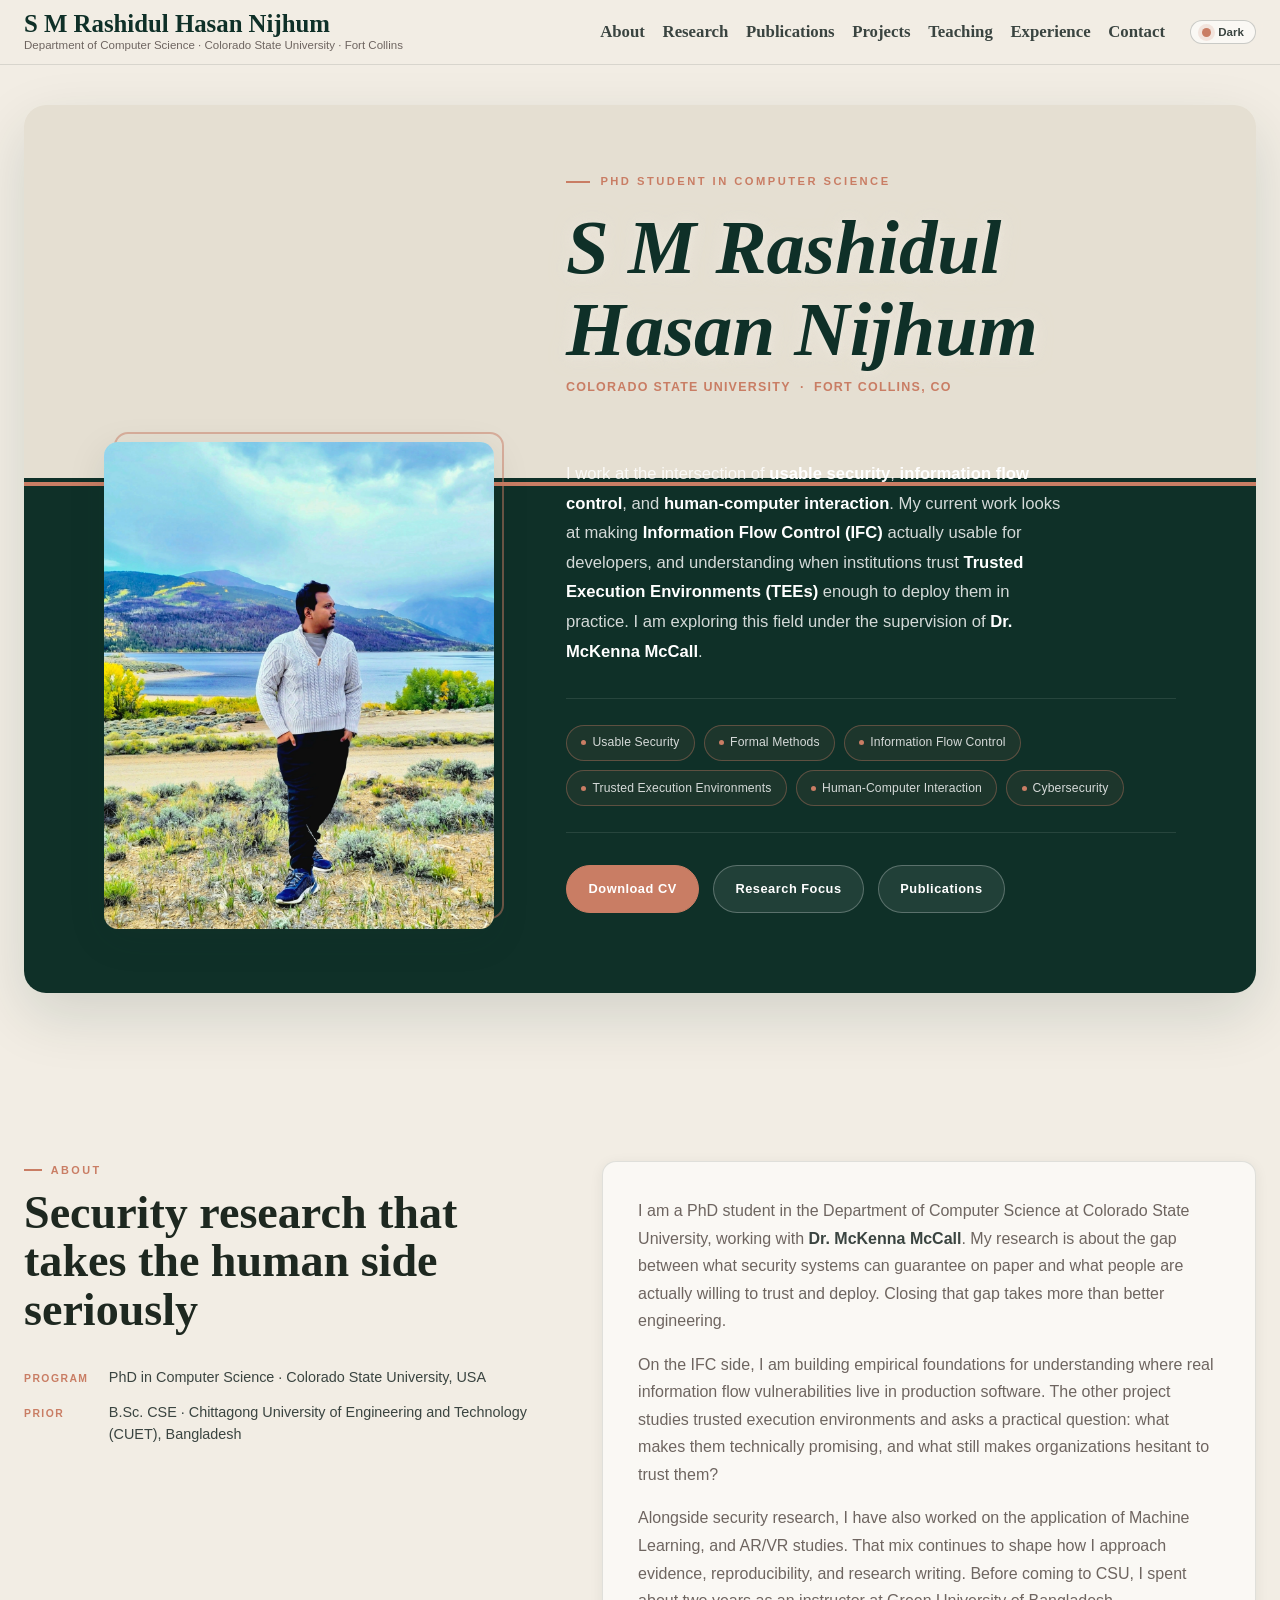
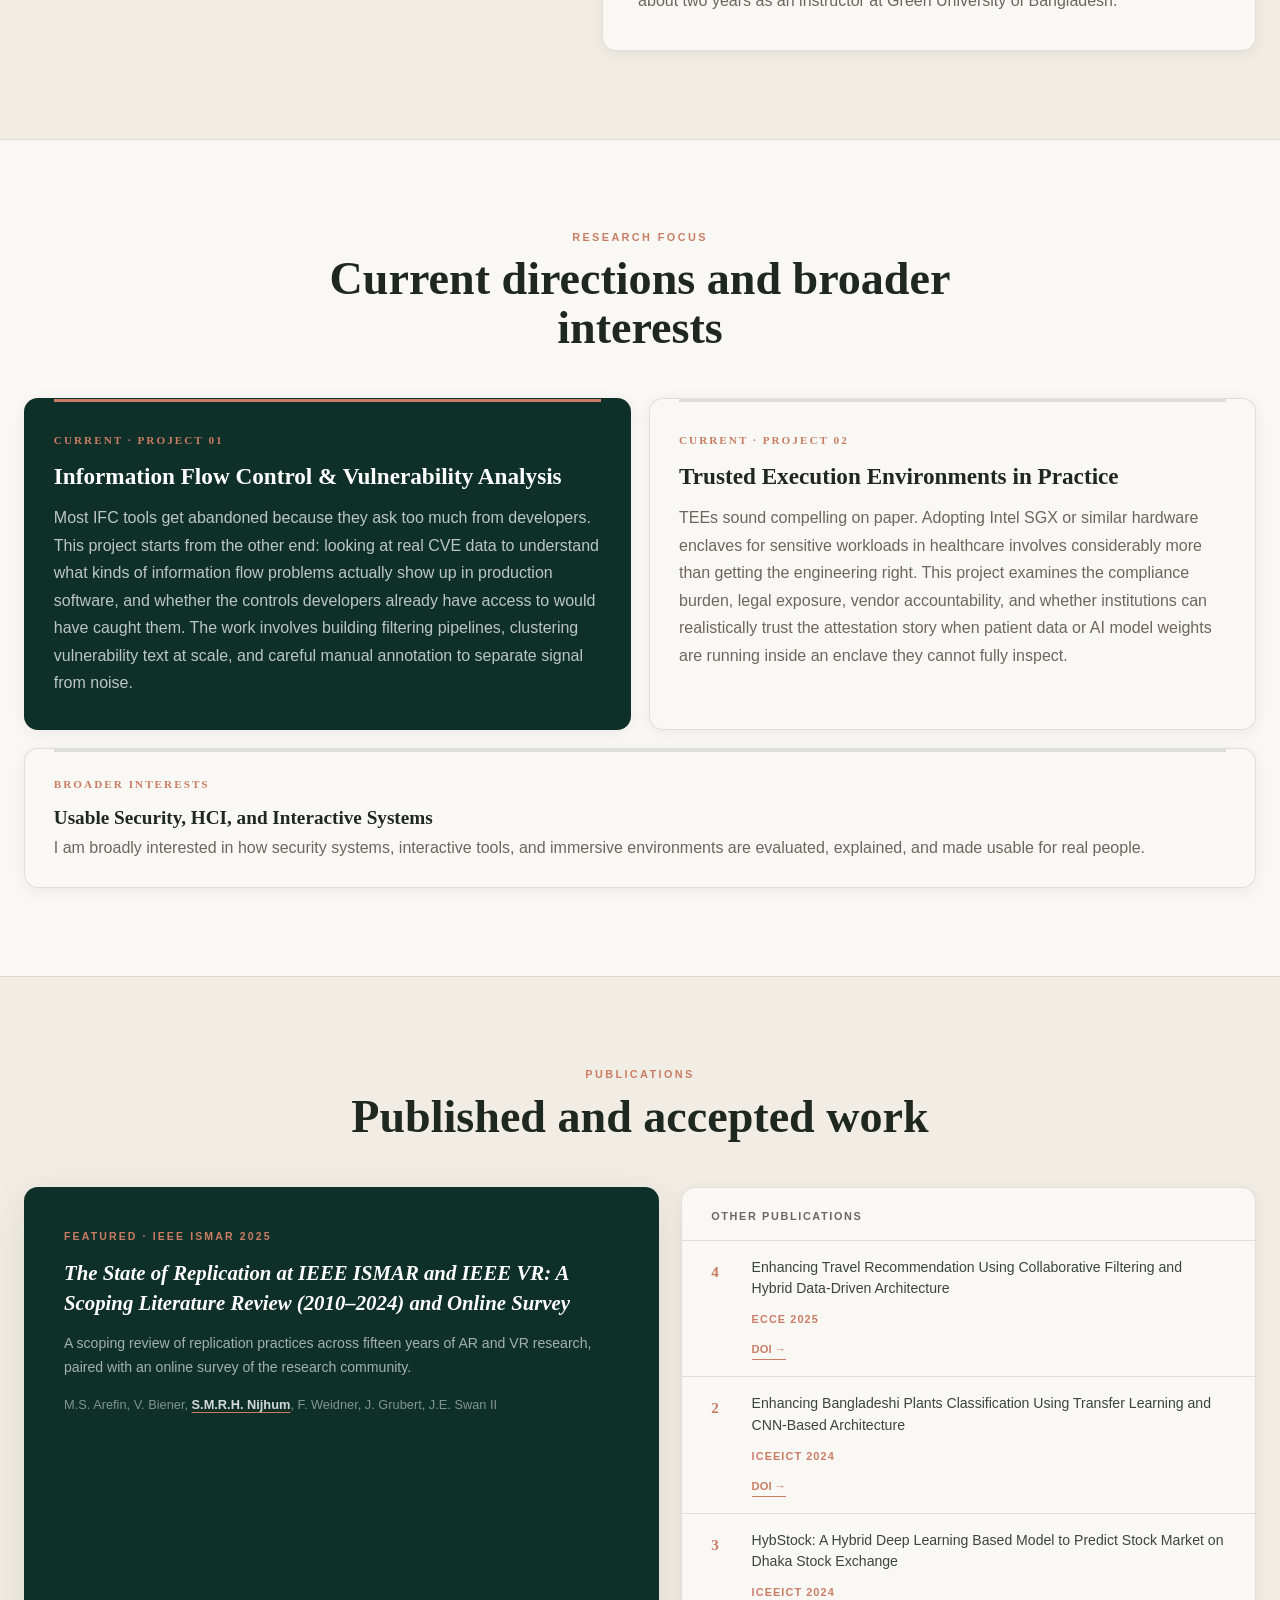
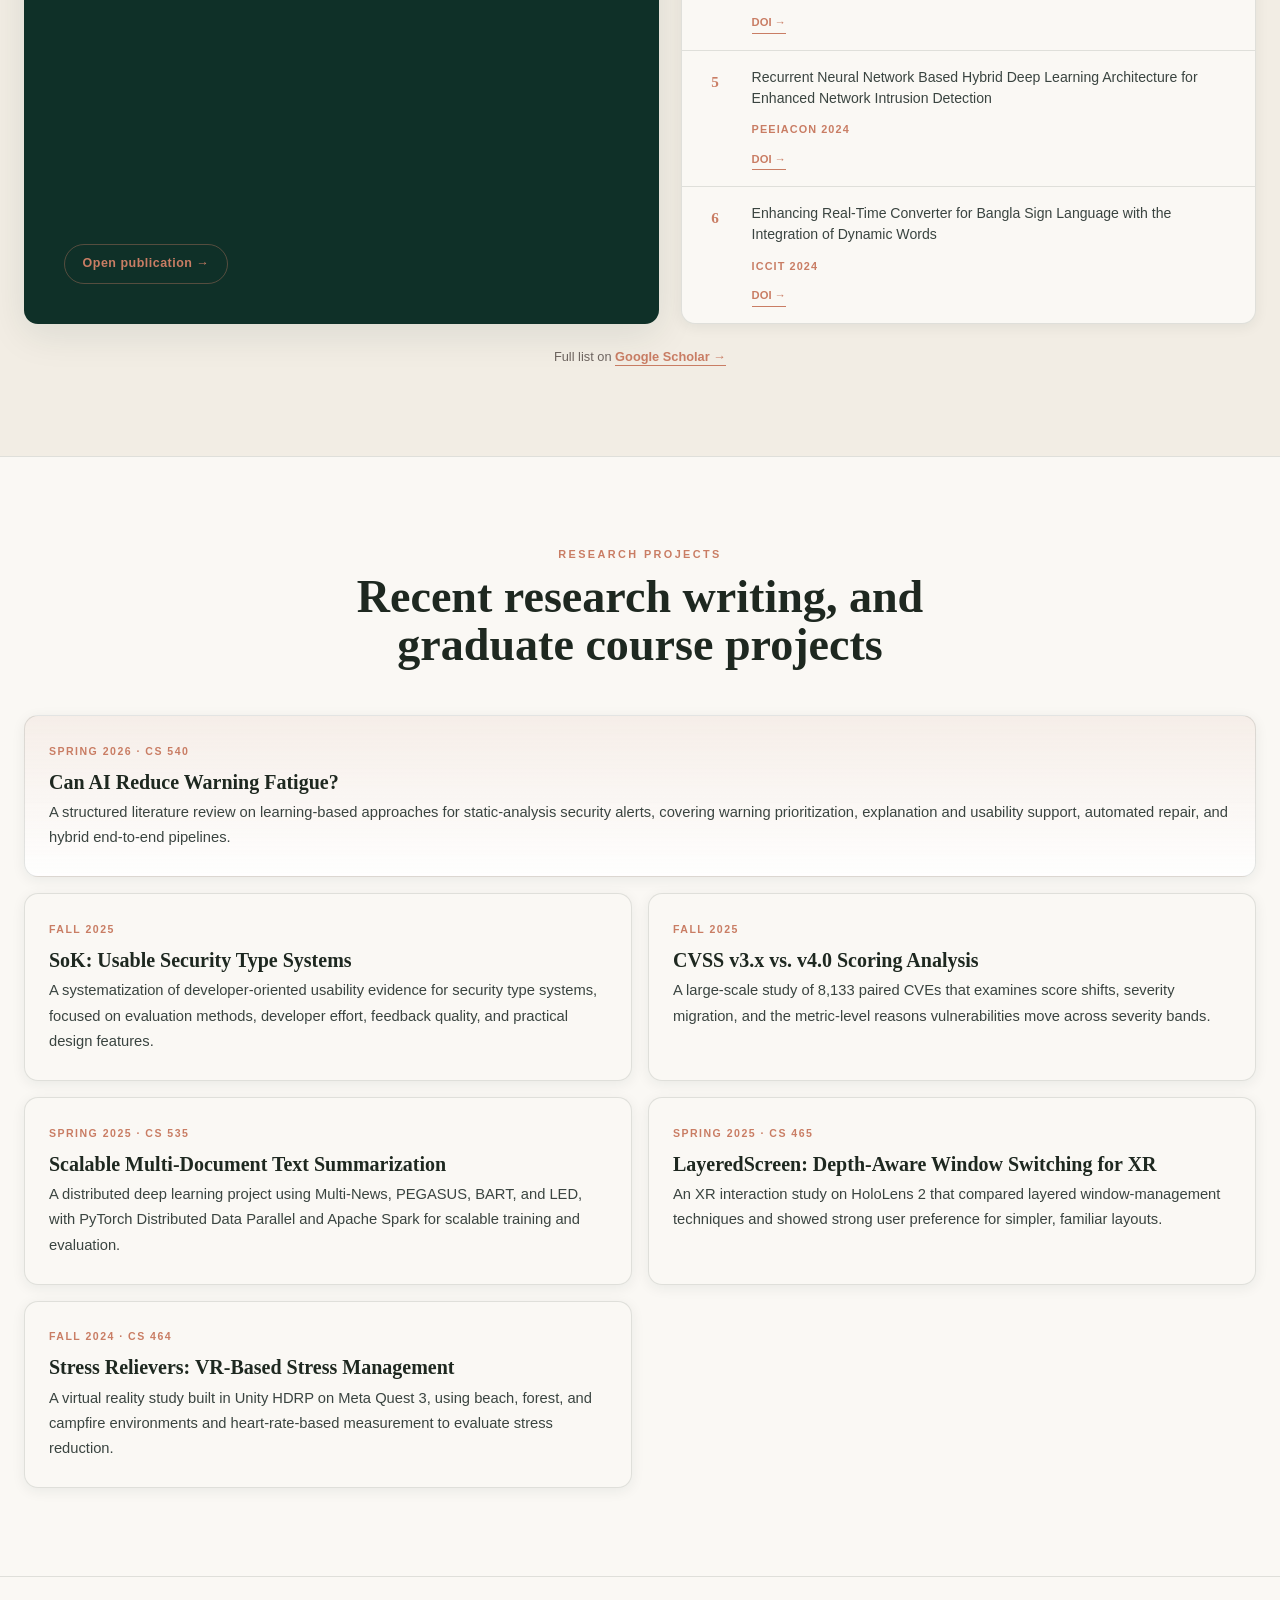
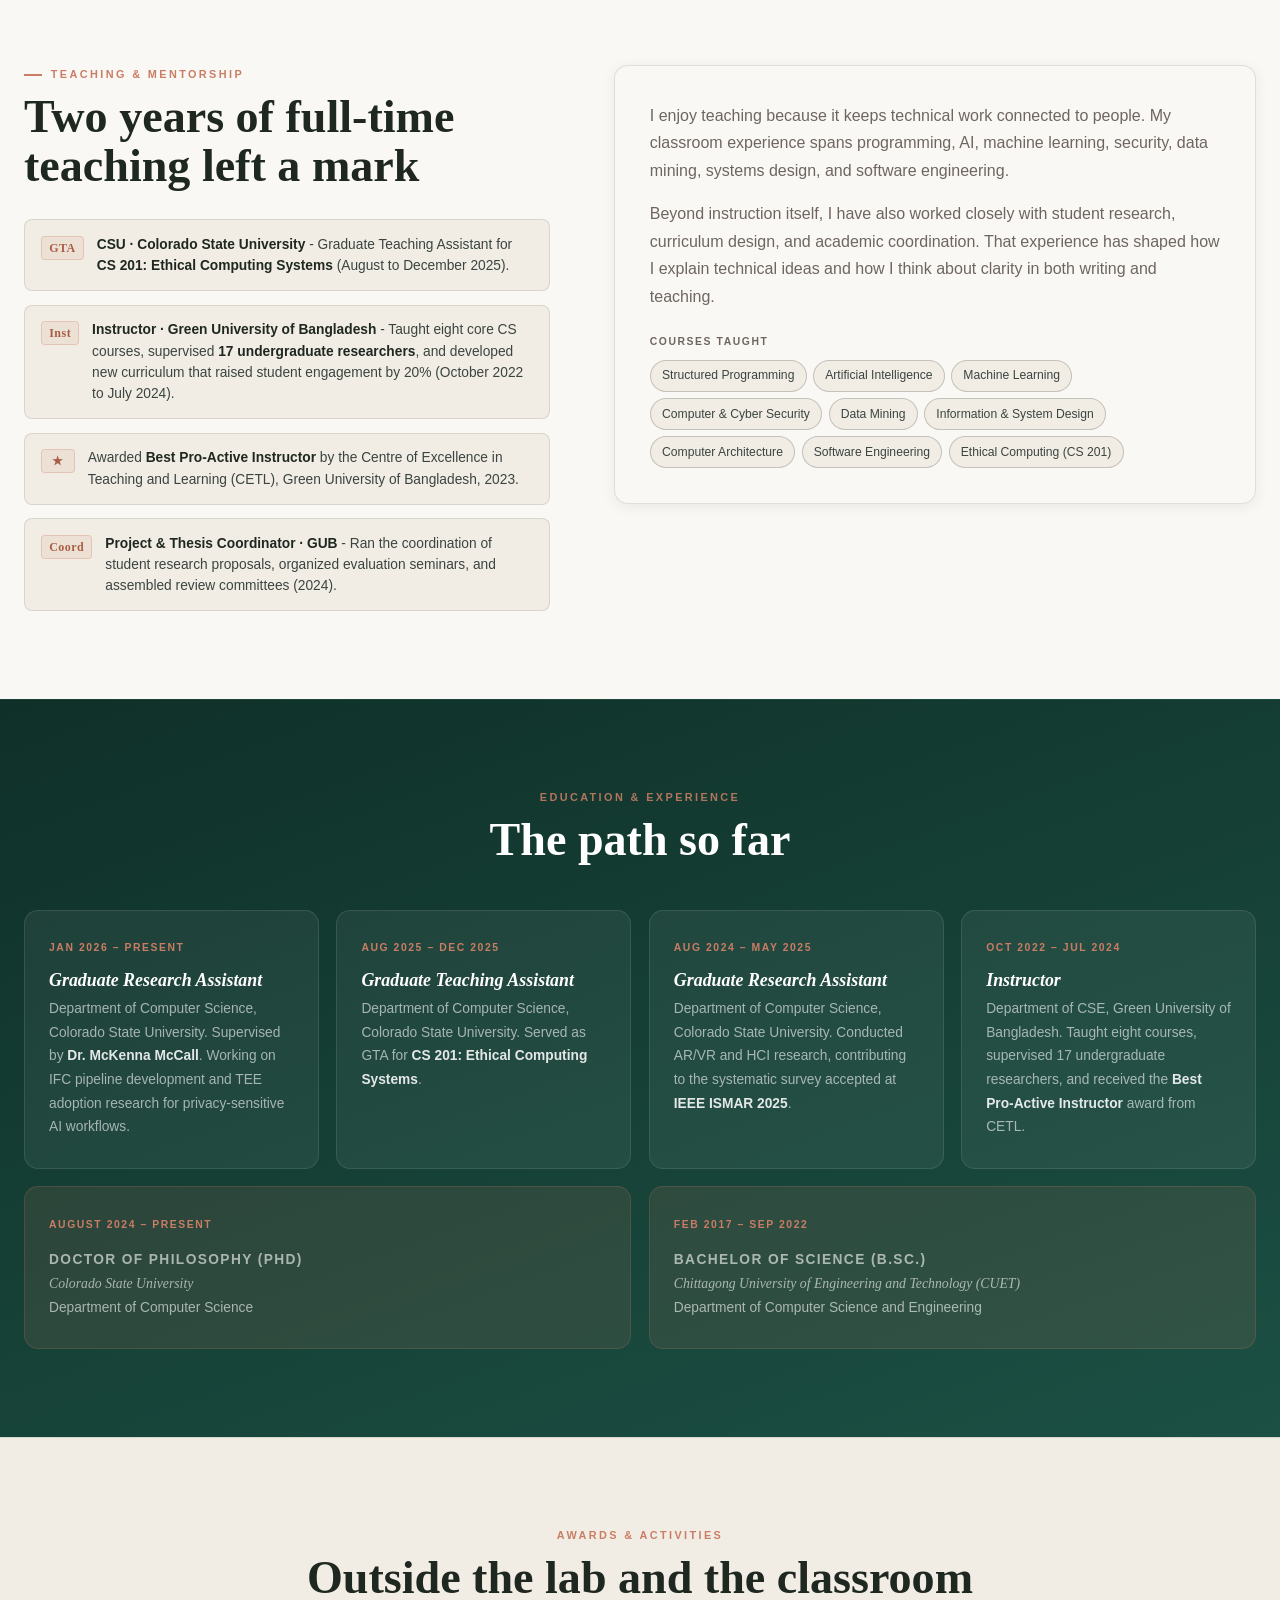
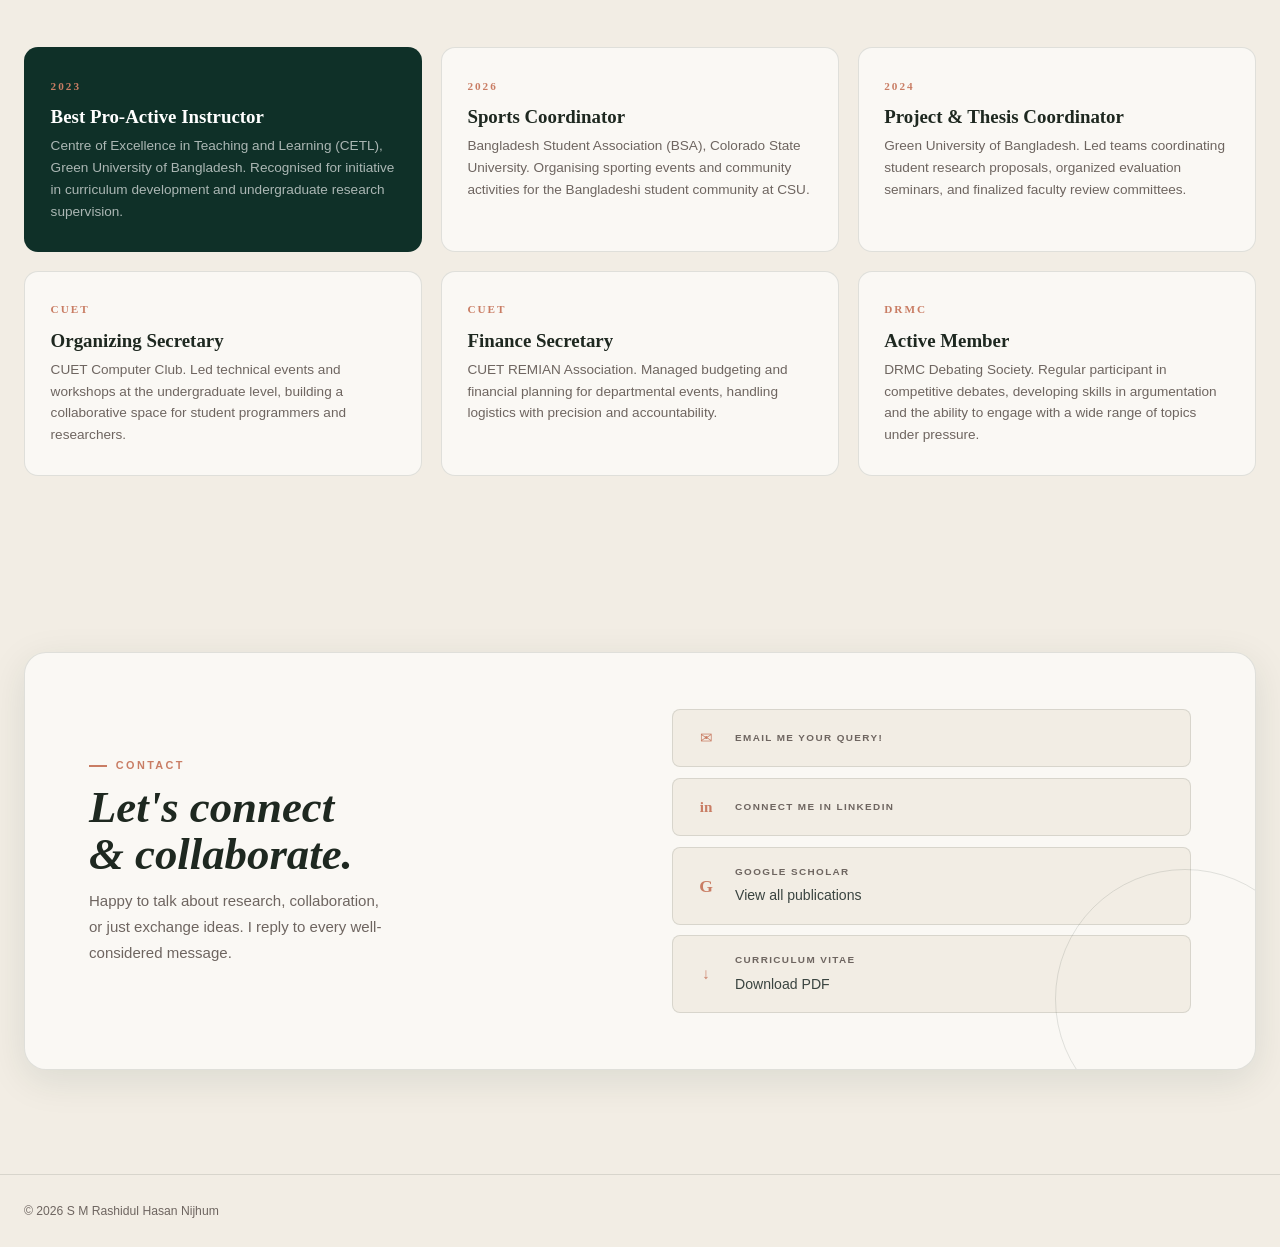
<file: index.html>
<!DOCTYPE html>
<html lang="en">
<head>
  <meta charset="UTF-8" />
  <meta name="viewport" content="width=device-width, initial-scale=1.0" />
  <meta http-equiv="Content-Security-Policy" content="default-src 'self'; base-uri 'self'; object-src 'none'; script-src 'self'; style-src 'self' 'unsafe-inline' https://fonts.googleapis.com; font-src 'self' https://fonts.gstatic.com; img-src 'self' data:; connect-src 'self' https://api.counterapi.dev; form-action 'self'; upgrade-insecure-requests" />
  <meta name="referrer" content="strict-origin-when-cross-origin" />
  <title>S M Rashidul Hasan Nijhum</title>
  <meta name="description" content="Personal academic website of S M Rashidul Hasan Nijhum, PhD student in Computer Science at Colorado State University, researching usable security, IFC, and human-centered security tools." />
  <link rel="preconnect" href="https://fonts.googleapis.com" />
  <link rel="preconnect" href="https://fonts.gstatic.com" crossorigin />
  <link href="https://fonts.googleapis.com/css2?family=Cormorant+Garamond:ital,wght@0,400;0,500;0,600;0,700;1,400;1,500;1,600;1,700&family=Inter:wght@300;400;500;600&display=swap" rel="stylesheet" />
  <link rel="icon" type="image/svg+xml" href="favicon.svg" />
  <link rel="stylesheet" href="style.css" />
</head>
<body>

  
  <header class="site-header">
    <div class="shell topbar">
      <div class="topbar-brand">
        <a href="#top" class="site-title">S M Rashidul Hasan Nijhum</a>
        <p class="site-subtitle">Department of Computer Science · Colorado State University · Fort Collins</p>
      </div>
      <nav class="site-nav" aria-label="Primary navigation">
        <a href="#about">About</a>
        <a href="#research">Research</a>
        <a href="#publications">Publications</a>
        <a href="#projects">Projects</a>
        <a href="#teaching">Teaching</a>
        <a href="#experience">Experience</a>
        <a href="#contact">Contact</a>
      </nav>
      <div class="nav-actions">
        <button class="theme-toggle" id="themeToggle" type="button" aria-label="Toggle dark theme">
          <span class="theme-dot"></span>
          <span class="theme-text">Dark</span>
        </button>
        
      </div>
    </div>
  </header>

  <main id="top">

    
    <section class="hero-shell">
      <div class="shell hero-outer">
        <div class="hero-upper"></div>
        <div class="hero-lower"></div>
        <div class="hero-split-rule"></div>
        <div class="hero-content">
          <div class="hero-photo-wrap">
            <div class="hero-photo-frame">
              <img
                src="profile.webp"
                alt="Portrait of S M Rashidul Hasan Nijhum at Twin Lakes, Colorado"
                class="hero-photo"
              />
            </div>
          </div>
          <div class="hero-copy">
            <p class="hero-kicker">PhD Student in Computer Science</p>
            <h1 class="hero-name">S M Rashidul<br>Hasan Nijhum</h1>
            <p class="hero-affiliation">Colorado State University &nbsp;·&nbsp; Fort Collins, CO</p>
            <p class="hero-text">
              I work at the intersection of <strong>usable security</strong>, <strong>information flow control</strong>, and <strong>human-computer interaction</strong>.
              My current work looks at making <strong>Information Flow Control (IFC)</strong>
              actually usable for developers, and understanding when institutions
              trust <strong>Trusted Execution Environments (TEEs)</strong> enough to deploy them in practice.
              I am exploring this field under the supervision of
<a href="https://mckennamccall.github.io/" target="_blank" rel="noopener"><strong>Dr. McKenna McCall</strong></a>.
            </p>
            <div class="hero-chips">
              <span class="hero-chip">Usable Security</span>
              <span class="hero-chip">Formal Methods</span>
              <span class="hero-chip">Information Flow Control</span>
              <span class="hero-chip">Trusted Execution Environments</span>
              <span class="hero-chip">Human-Computer Interaction</span>
              
              <span class="hero-chip">Cybersecurity</span>
            </div>
            <div class="hero-links">
              <a class="button solid" href="CV.pdf" target="_blank" rel="noopener">Download CV</a>
              <a class="button ghost" href="#research">Research Focus</a>
              <a class="button ghost" href="#publications">Publications</a>
            </div>
          </div>
        </div>
      </div>
    </section>

    
    
    <section class="section" id="about">
      <div class="shell about-grid">
        <div>
          <p class="section-label">About</p>
          <h2>Security research that takes the human side seriously</h2>
          <div class="about-meta">
            <div class="about-meta-row">
               <span class="meta-label">Program</span>
              <span class="meta-value">PhD in Computer Science · Colorado State University, USA</span>
            </div>
            
            
            <div class="about-meta-row">
              <span class="meta-label">Prior</span>
              <span class="meta-value">B.Sc. CSE · Chittagong University of Engineering and Technology (CUET), Bangladesh</span>
            </div>
          </div>
        </div>
        
        <div class="content-card">
          <p>
            I am a PhD student in the Department of Computer Science at Colorado State University,
            working with <strong>Dr. McKenna McCall</strong>. My research is about the gap between
            what security systems can guarantee on paper and what people are actually willing to
            trust and deploy. Closing that gap takes more than better engineering.
          </p>
          <p>
            On the IFC side, I am building empirical foundations for understanding where real
            information flow vulnerabilities live in production software. The other project studies trusted execution environments and asks a practical question: what makes them technically promising, and what still makes organizations hesitant to trust them?
          </p>
          <p>
            Alongside security research, I have also worked on the application of Machine Learning, and AR/VR studies. That mix continues to shape how I approach evidence, reproducibility, and research writing.
          Before coming to CSU, I spent about two years as an instructor at Green University of Bangladesh. 
          </p>
          
        </div>
      </div>
    </section>

    
    <section class="section alt-bg" id="research">
      <div class="shell">
        <div class="section-heading centered">
          <p class="section-label centered">Research Focus</p>
          
           <h2>Current directions and broader interests</h2>
        </div>
        <div class="research-band research-band-two">
          <article class="research-panel emphasis">
            <span class="panel-no">CURRENT · PROJECT 01</span>
            <h3>Information Flow Control &amp; Vulnerability Analysis</h3>
            <p>
              Most IFC tools get abandoned because they ask too much from developers. This project
              starts from the other end: looking at real CVE data to understand what kinds of
              information flow problems actually show up in production software, and whether the
              controls developers already have access to would have caught them. The work involves
              building filtering pipelines, clustering vulnerability text at scale, and careful
              manual annotation to separate signal from noise.
            </p>
          </article>
          <article class="research-panel">
            <span class="panel-no">CURRENT · PROJECT 02</span>
            <h3>Trusted Execution Environments in Practice</h3>
            <p>
              TEEs sound compelling on paper. Adopting Intel SGX or similar hardware enclaves
              for sensitive workloads in healthcare involves considerably more than getting the
              engineering right. This project examines the compliance burden, legal exposure,
              vendor accountability, and whether institutions can realistically trust the
              attestation story when patient data or AI model weights are running inside
              an enclave they cannot fully inspect.
            </p>
          </article>

          
        </div>

        <div class="research-secondary">
          <article class="research-secondary-item">
            <span class="panel-no">BROADER INTERESTS</span>
            <h3>Usable Security, HCI, and Interactive Systems</h3>
            <p>
              I am broadly interested in how security systems, interactive tools, and immersive environments are evaluated, explained, and made usable for real people.
          
            </p>
          </article>
        </div>
      </div>
    </section>

    
    
    <section class="section" id="publications">
      <div class="shell">
        <div class="section-heading centered">
          <p class="section-label centered">Publications</p>
          <h2>Published and accepted work</h2>
        </div>
        <div class="publication-grid">
          <article class="pub-feature">
            <p class="pub-type">Featured · IEEE ISMAR 2025</p>
            <h3>The State of Replication at IEEE ISMAR and IEEE VR: A Scoping Literature Review (2010–2024) and Online Survey</h3>
            <p class="pub-desc">A scoping review of replication practices across fifteen years of AR and VR research, paired with an online survey of the research community.</p>
            <p class="pub-authors">M.S. Arefin, V. Biener, <strong>S.M.R.H. Nijhum</strong>, F. Weidner, J. Grubert, J.E. Swan II</p>
            <div class="pub-feature-spacer"></div>
            <a class="pub-cta" href="https://doi.org/10.1109/ISMAR67309.2025.00086" target="_blank" rel="noopener">Open publication →</a>
          </article>
          <div class="pub-list">
            <div class="pub-list-header"><p>Other publications</p></div>

            <div class="pub-list-item">
              <span class="pub-list-num">4</span>
              <p class="pub-list-title">Enhancing Travel Recommendation Using Collaborative Filtering and Hybrid Data-Driven Architecture</p>
              <span class="pub-list-venue">ECCE 2025</span>
              <a class="pub-list-link" href="https://doi.org/10.1109/ECCE64574.2025.11014034" target="_blank" rel="noopener">DOI →</a>
            </div>

            <div class="pub-list-item">
              <span class="pub-list-num">2</span>
              <p class="pub-list-title">Enhancing Bangladeshi Plants Classification Using Transfer Learning and CNN-Based Architecture</p>
              <span class="pub-list-venue">ICEEICT 2024</span>
              <a class="pub-list-link" href="https://doi.org/10.1109/ICEEICT62016.2024.10534495" target="_blank" rel="noopener">DOI →</a>
            </div>
            <div class="pub-list-item">
              <span class="pub-list-num">3</span>
              <p class="pub-list-title">HybStock: A Hybrid Deep Learning Based Model to Predict Stock Market on Dhaka Stock Exchange</p>
              <span class="pub-list-venue">ICEEICT 2024</span>
              <a class="pub-list-link" href="https://doi.org/10.1109/ICEEICT62016.2024.10534537" target="_blank" rel="noopener">DOI →</a>
            </div>
            
            <div class="pub-list-item">
              <span class="pub-list-num">5</span>
              <p class="pub-list-title">Recurrent Neural Network Based Hybrid Deep Learning Architecture for Enhanced Network Intrusion Detection</p>
              <span class="pub-list-venue">PEEIACON 2024</span>
              <a class="pub-list-link" href="https://doi.org/10.1109/PEEIACON63629.2024.10800240" target="_blank" rel="noopener">DOI →</a>
            </div>
            <div class="pub-list-item">
              <span class="pub-list-num">6</span>
              <p class="pub-list-title">Enhancing Real-Time Converter for Bangla Sign Language with the Integration of Dynamic Words</p>
              <span class="pub-list-venue">ICCIT 2024</span>
              <a class="pub-list-link" href="https://doi.org/10.1109/ICCIT64611.2024.11022002" target="_blank" rel="noopener">DOI →</a>
            </div>
          </div>
        </div>
        <p style="margin-top:1.4rem;font-size:0.8rem;color:var(--muted);text-align:center;">
          Full list on
          <a href="https://scholar.google.com/citations?user=E1T6CuUAAAAJ&hl=en&authuser=3" target="_blank" rel="noopener"
             style="color:var(--accent);font-weight:600;border-bottom:1px solid var(--accent);padding-bottom:1px;">
            Google Scholar →
          </a>
        </p>
      </div>
    </section>

    <section class="section alt-bg" id="projects">
      <div class="shell">
        <div class="section-heading centered">
          <p class="section-label centered">Research Projects</p>
          <h2>Recent research writing, and graduate course projects</h2>
        </div>

        <div class="project-grid">
          <article class="project-card wide">
            <span class="project-term">Spring 2026 · CS 540</span>
            <h3>Can AI Reduce Warning Fatigue?</h3>
            <p>
              A structured literature review on learning-based approaches for static-analysis security alerts,
              covering warning prioritization, explanation and usability support, automated repair, and hybrid end-to-end pipelines.
            </p>
          </article>

          <article class="project-card">
            <span class="project-term">Fall 2025</span>
            <h3>SoK: Usable Security Type Systems</h3>
            <p>
              A systematization of developer-oriented usability evidence for security type systems, focused on evaluation methods,
              developer effort, feedback quality, and practical design features.
            </p>
          </article>

          <article class="project-card">
            <span class="project-term">Fall 2025</span>
            <h3>CVSS v3.x vs. v4.0 Scoring Analysis</h3>
            <p>
              A large-scale study of 8,133 paired CVEs that examines score shifts, severity migration,
              and the metric-level reasons vulnerabilities move across severity bands.
            </p>
          </article>

          <article class="project-card">
            <span class="project-term">Spring 2025 · CS 535</span>
            <h3>Scalable Multi-Document Text Summarization</h3>
            <p>
              A distributed deep learning project using Multi-News, PEGASUS, BART, and LED,
              with PyTorch Distributed Data Parallel and Apache Spark for scalable training and evaluation.
            </p>
          </article>

          <article class="project-card">
            <span class="project-term">Spring 2025 · CS 465</span>
            <h3>LayeredScreen: Depth-Aware Window Switching for XR</h3>
            <p>
              An XR interaction study on HoloLens 2 that compared layered window-management techniques and showed
              strong user preference for simpler, familiar layouts.
            </p>
          </article>

          <article class="project-card">
            <span class="project-term">Fall 2024 · CS 464</span>
            <h3>Stress Relievers: VR-Based Stress Management</h3>
            <p>
              A virtual reality study built in Unity HDRP on Meta Quest 3, using beach, forest, and campfire environments
              and heart-rate-based measurement to evaluate stress reduction.
            </p>
          </article>
        </div>
      </div>
    </section>

    
    
    <section class="section alt-bg" id="teaching">
      <div class="shell teaching-grid">
        <div>
          <p class="section-label">Teaching &amp; Mentorship</p>
          <h2>Two years of full-time teaching left a mark</h2>
          <div class="teaching-facts">
            <div class="fact-chip">
              <span class="fact-badge">GTA</span>
              <p class="fact-text">
                <strong>CSU · Colorado State University</strong> - Graduate Teaching Assistant for
                <strong>CS 201: Ethical Computing Systems</strong>
                (August to December 2025).
              </p>
            </div>
            <div class="fact-chip">
              <span class="fact-badge">Inst</span>
              <p class="fact-text">
                <strong>Instructor · Green University of Bangladesh</strong> - Taught eight core CS
                courses, supervised <strong>17 undergraduate researchers</strong>, and developed new
                curriculum that raised student engagement by 20% (October 2022 to July 2024).
              </p>
            </div>
            <div class="fact-chip">
              <span class="fact-badge">★</span>
              <p class="fact-text">
                Awarded <strong>Best Pro-Active Instructor</strong> by the Centre of Excellence in
                Teaching and Learning (CETL), Green University of Bangladesh, 2023.
              </p>
            </div>
            <div class="fact-chip">
              <span class="fact-badge">Coord</span>
              <p class="fact-text">
                <strong>Project &amp; Thesis Coordinator · GUB</strong> - Ran the coordination of
                student research proposals, organized evaluation seminars, and assembled review
                committees (2024).
              </p>
            </div>
          </div>
        </div>
       
        <div class="content-card">
          <p>
            I enjoy teaching because it keeps technical work connected to people. My classroom experience spans programming,
            AI, machine learning, security, data mining, systems design, and software engineering.
          </p>
          <p>
            Beyond instruction itself, I have also worked closely with student research, curriculum design, and academic coordination.
            That experience has shaped how I explain technical ideas and how I think about clarity in both writing and teaching.
          </p>
          <div class="courses-wrap">
            <p class="courses-label">Courses taught</p>
            <div class="courses-pills">
              <span class="pill">Structured Programming</span>
              <span class="pill">Artificial Intelligence</span>
              <span class="pill">Machine Learning</span>
              <span class="pill">Computer &amp; Cyber Security</span>
              <span class="pill">Data Mining</span>
              <span class="pill">Information &amp; System Design</span>
              <span class="pill">Computer Architecture</span>
              <span class="pill">Software Engineering</span>
              <span class="pill">Ethical Computing (CS 201)</span>
            </div>
          </div>
        </div>
      </div>
    </section>

    
    
    <section class="section dark-bg" id="experience">
      <div class="shell">
        <div class="section-heading centered light">
          <p class="section-label centered light">Education &amp; Experience</p>
          <h2 style="color:white;">The path so far</h2>
        </div>
        <div class="timeline-grid">
          <article class="timeline-card">
            <span class="time">Jan 2026 – Present</span>
            <h3>Graduate Research Assistant</h3>
            <p>
              Department of Computer Science, Colorado State University.
              Supervised by <strong>Dr. McKenna McCall</strong>.
              Working on IFC pipeline development and TEE adoption research
              for privacy-sensitive AI workflows.
            </p>
          </article>
          <article class="timeline-card">
            <span class="time">Aug 2025 – Dec 2025</span>
            <h3>Graduate Teaching Assistant</h3>
            <p>
              Department of Computer Science, Colorado State University.
              Served as GTA for <strong>CS 201: Ethical Computing Systems</strong>.
            </p>
          </article>
          <article class="timeline-card">
            <span class="time">Aug 2024 – May 2025</span>
            <h3>Graduate Research Assistant</h3>
            <p>
              Department of Computer Science, Colorado State University.
              Conducted AR/VR and HCI research, contributing to the systematic
              survey accepted at <strong>IEEE ISMAR 2025</strong>.
            </p>
          </article>
          
          <article class="timeline-card">
            <span class="time">Oct 2022 – Jul 2024</span>
            <h3>Instructor</h3>
            <p>
              Department of CSE, Green University of Bangladesh.
              Taught eight courses, supervised 17 undergraduate researchers,
              and received the <strong>Best Pro-Active Instructor</strong> award from CETL.
            </p>
          </article>
        </div>
        <div class="timeline-grid" style="margin-top:1.1rem;">
          <article class="timeline-card education" style="grid-column: span 2;">
            <span class="time">August 2024 – Present</span>
            <div class="edu-item" style="padding-bottom:0;margin-bottom:0;border-bottom:none;">
              <p class="edu-degree">Doctor of Philosophy (PhD)</p>
              <p class="edu-inst">Colorado State University</p>
              
               <p class="edu-detail">Department of Computer Science</p>
            </div>
          </article>
          <article class="timeline-card education" style="grid-column: span 2;">
            <span class="time">Feb 2017 – Sep 2022</span>
            <div class="edu-item" style="padding-bottom:0;margin-bottom:0;border-bottom:none;">
              <p class="edu-degree">Bachelor of Science (B.Sc.)</p>
              <p class="edu-inst">Chittagong University of Engineering and Technology (CUET)</p>

              <p class="edu-detail">Department of Computer Science and Engineering</p>
            </div>
          </article>
        </div>
      </div>
    </section>

    
    <section class="section" id="awards">
      <div class="shell">
        <div class="section-heading centered">
          <p class="section-label centered">Awards &amp; Activities</p>
          <h2>Outside the lab and the classroom</h2>
        </div>
        <div class="awards-grid">
          <div class="award-card award-highlight">
            <span class="award-year">2023</span>
            <h3>Best Pro-Active Instructor</h3>
            <p>Centre of Excellence in Teaching and Learning (CETL), Green University of Bangladesh. Recognised for initiative in curriculum development and undergraduate research supervision.</p>
          </div>
          <div class="award-card">
            <span class="award-year">2026</span>
            <h3>Sports Coordinator</h3>
            <p>Bangladesh Student Association (BSA), Colorado State University. Organising sporting events and community activities for the Bangladeshi student community at CSU.</p>
          </div>
          <div class="award-card">
            <span class="award-year">2024</span>
            <h3>Project &amp; Thesis Coordinator</h3>
            <p>Green University of Bangladesh. Led teams coordinating student research proposals, organized evaluation seminars, and finalized faculty review committees.</p>
          </div>
          <div class="award-card">
            <span class="award-year">CUET</span>
            <h3>Organizing Secretary</h3>
            <p>CUET Computer Club. Led technical events and workshops at the undergraduate level, building a collaborative space for student programmers and researchers.</p>
          </div>
          <div class="award-card">
            <span class="award-year">CUET</span>
            <h3>Finance Secretary</h3>
            <p>CUET REMIAN Association. Managed budgeting and financial planning for departmental events, handling logistics with precision and accountability.</p>
          </div>
          <div class="award-card">
            <span class="award-year">DRMC</span>
            <h3>Active Member</h3>
            <p>DRMC Debating Society. Regular participant in competitive debates, developing skills in argumentation and the ability to engage with a wide range of topics under pressure.</p>
          </div>
        </div>
      </div>
    </section>

    
    <section class="contact-section" id="contact">
      <div class="shell">
        <div class="contact-box">
          <div>
            <p class="section-label">Contact</p>
            <h2 class="contact-heading">Let's connect<br>&amp; collaborate.</h2>
            <p style="color:var(--muted);font-size:0.94rem;max-width:36ch;">
              Happy to talk about research, collaboration, or just exchange ideas.
              I reply to every well-considered message.
            </p>
          </div>
          <div class="contact-links">
            <a class="contact-link-item" href="mailto:smrashidulhasannijhum@gmail.com">
              <em class="contact-icon">✉</em>
              <div>
                <span class="contact-type">Email Me Your Query!</span>
          
              </div>
            </a>
            <a class="contact-link-item" href="https://www.linkedin.com/in/smrhnijhum/" target="_blank" rel="noopener">
              <em class="contact-icon" style="font-family:'Cormorant Garamond',serif;font-weight:700;">in</em>
              <div>
                <span class="contact-type">Connect Me in LinkedIn</span>
              </div>
            </a>
            <a class="contact-link-item" href="https://scholar.google.com/citations?user=E1T6CuUAAAAJ&hl=en&authuser=3" target="_blank" rel="noopener">
              <em class="contact-icon contact-icon-scholar">G</em>
              <div>
                <span class="contact-type">Google Scholar</span>
                <span class="contact-value">View all publications</span>
              </div>
            </a>
            <a class="contact-link-item" href="CV.pdf" target="_blank" rel="noopener">
              <em class="contact-icon">↓</em>
              <div>
                <span class="contact-type">Curriculum Vitae</span>
                <span class="contact-value">Download PDF</span>
              </div>
            </a>
          </div>
        </div>
      </div>
    </section>

  </main>

  <footer class="site-footer">
    <div class="shell footer-inner">
      <span class="footer-copy">© 2026 S M Rashidul Hasan Nijhum</span>
      <span class="footer-count" id="visitCount" hidden aria-label="Total visits">
        <span class="footer-count-num">0</span>&nbsp;visits
      </span>
    </div>
  </footer>


  <script src="script.js" defer></script>

</body>
</html>
</file>
<file: style.css>
@import url('https://fonts.googleapis.com/css2?family=Cormorant+Garamond:ital,wght@0,400;0,500;0,600;0,700;1,400;1,500;1,600;1,700&family=Inter:wght@300;400;500;600&display=swap');


:root {
  --cream:        #f2ede4;
  --cream-card:   #faf8f4;
  --cream-deep:   #e5dfd2;
  --green:        #0f3028;
  --green-mid:    #1a4a3a;
  --accent:       #c97d64;
  --accent-soft:  rgba(201,125,100,0.11);
  --accent-deep:  #a85e45;
  --text:         #1e2820;
  --text-soft:    #3a4440;
  --muted:        #6e6560;
  --line:         rgba(30,40,32,0.12);
  --line-strong:  rgba(30,40,32,0.22);
  --white:        #ffffff;
  --shadow-sm:    0 3px 14px rgba(15,48,40,0.07);
  --shadow-md:    0 10px 38px rgba(15,48,40,0.10);
  --shadow-lg:    0 22px 60px rgba(15,48,40,0.14);
  --shell:        1240px;
  --r-sm:         8px;
  --r-md:         14px;
  --r-lg:         22px;
}


*, *::before, *::after { box-sizing: border-box; }
html { scroll-behavior: smooth; }

body {
  margin: 0;
  font-family: 'Inter', sans-serif;
  font-size: 16px;
  line-height: 1.72;
  color: var(--text);
  background: var(--cream);
}

::selection { background: var(--accent); color: var(--white); }
a { color: inherit; text-decoration: none; }
p { margin: 0 0 1rem; color: var(--muted); }
p:last-child { margin-bottom: 0; }

h1, h2, h3 { font-family: 'Cormorant Garamond', Georgia, serif; color: var(--text); margin: 0 0 1rem; line-height: 1.06; }
h1 { font-size: clamp(3.2rem, 6vw, 5.6rem); font-weight: 700; }
h2 { font-size: clamp(1.9rem, 3.6vw, 3rem); font-weight: 600; }
h3 { font-size: 1.45rem; font-weight: 600; }
strong { color: var(--text-soft); font-weight: 600; }

.shell { width: min(var(--shell), calc(100% - 3rem)); margin: 0 auto; }


.site-header {
  position: sticky;
  top: 0;
  z-index: 40;
  background: rgba(242,237,228,0.92);
  backdrop-filter: blur(14px);
  border-bottom: 1px solid var(--line);
}


.topbar {
  display: grid;
  grid-template-columns: minmax(0,1fr) auto auto;
  align-items: center;
  gap: 1rem;
  min-height: 64px;
  padding: 0.6rem 0;
}

.topbar-brand { min-width: 0; }

.site-title {
  font-family: 'Cormorant Garamond', serif;
  font-size: 1.55rem;
  font-weight: 700;
  color: var(--green);
  display: block;
  line-height: 1.1;
  white-space: nowrap;
  overflow: hidden;
  text-overflow: ellipsis;
}

.site-subtitle {
  margin: 0;
  font-size: 0.72rem;
  color: var(--muted);
  line-height: 1.5;
  white-space: nowrap;
  overflow: hidden;
  text-overflow: ellipsis;
}

.site-nav {
  display: flex;
  justify-content: center;
  gap: 0;
  flex-wrap: nowrap;
  white-space: nowrap;
}

.site-nav a, .nav-actions a {
  font-family: 'Cormorant Garamond', serif;
  font-size: 1.05rem;
  font-weight: 600;
  color: var(--text-soft);
  padding: 0.28rem 0.55rem;
  border-radius: 4px;
  transition: color 0.18s, background 0.18s;
}

.site-nav a:hover, .nav-actions a:hover { color: var(--accent); background: var(--accent-soft); }

.nav-actions { display: flex; gap: 0.3rem; justify-content: flex-end; flex-shrink: 0; }


.hero-shell { padding: 2.5rem 0 5rem; }

.hero-outer {
  position: relative;
  border-radius: var(--r-lg);
  overflow: hidden;
  box-shadow: var(--shadow-lg);
  min-height: 660px;
}

.hero-upper { position: absolute; top: 0; left: 0; right: 0; height: 44%; background: var(--cream-deep); }
.hero-lower { position: absolute; bottom: 0; left: 0; right: 0; height: 58%; background: var(--green); }

.hero-split-rule {
  position: absolute;
  top: 42.5%;
  left: 0; right: 0;
  height: 3.5px;
  background: var(--accent);
  z-index: 1;
}

.hero-content {
  position: relative;
  z-index: 2;
  display: grid;
  grid-template-columns: 0.78fr 1.22fr;
  gap: 4.5rem;
  align-items: center;
  padding: 3.2rem 5rem 4rem;
  min-height: 660px;
}

.hero-photo-wrap { align-self: stretch; display: flex; align-items: flex-end; }

.hero-photo-frame {
  width: 100%;
  max-width: 400px;
  margin: 0 auto;
  position: relative;
}

.hero-photo-frame::before {
  content: '';
  position: absolute;
  inset: -10px -10px 10px 10px;
  border: 2px solid var(--accent);
  border-radius: var(--r-md);
  z-index: 0;
  opacity: 0.5;
}

.hero-photo {
  position: relative;
  z-index: 1;
  width: 100%;
  display: block;
  aspect-ratio: 4 / 5;
  object-fit: cover;
  object-position: center 15%;
  border-radius: var(--r-md);
  box-shadow: var(--shadow-md);
}

.hero-copy { padding: 1rem 0; }

.hero-kicker {
  font-size: 0.7rem;
  font-weight: 600;
  letter-spacing: 0.22em;
  text-transform: uppercase;
  color: var(--accent);
  display: flex;
  align-items: center;
  gap: 0.65rem;
  margin-bottom: 1rem;
}

.hero-kicker::before { content: ''; display: inline-block; width: 24px; height: 2px; background: var(--accent); flex-shrink: 0; }

h1.hero-name {
  color: var(--green);
  font-style: italic;
  margin-bottom: 0.4rem;
  text-shadow:
    0 1px 18px rgba(242,237,228,0.55),
    0 2px 6px  rgba(242,237,228,0.35);
}

.hero-affiliation {
  font-size: 0.78rem;
  font-weight: 600;
  letter-spacing: 0.1em;
  text-transform: uppercase;
  color: var(--accent);
  margin-bottom: 2.4rem;
}

.hero-text {
  font-size: 1.04rem;
  line-height: 1.78;
  color: rgb(255, 255, 255, 0.82);
  max-width: 54ch;
  margin-top: 3.8rem;
  margin-bottom: 0;
}

.hero-text strong { color: var(--white); font-weight: 700; }


.hero-chips {
  display: flex;
  flex-wrap: wrap;
  gap: 0.55rem;
  margin: 2rem 0;
  padding: 1.6rem 0;
  border-top: 1px solid rgba(255,255,255,0.1);
  border-bottom: 1px solid rgba(255,255,255,0.1);
}

.hero-chip {
  display: inline-flex;
  align-items: center;
  gap: 0.38rem;
  padding: 0.42rem 0.9rem;
  border-radius: 999px;
  border: 1px solid rgba(201,125,100,0.38);
  background: rgba(201,125,100,0.08);
  font-size: 0.76rem;
  font-weight: 500;
  color: rgba(255,255,255,0.82);
  letter-spacing: 0.01em;
  transition: background 0.2s, border-color 0.2s;
}

.hero-chip::before {
  content: '';
  width: 5px;
  height: 5px;
  border-radius: 50%;
  background: var(--accent);
  flex-shrink: 0;
}

.hero-chip:hover {
  background: rgba(201,125,100,0.16);
  border-color: rgba(201,125,100,0.6);
}

.hero-links { display: flex; gap: 0.85rem; flex-wrap: wrap; }

.button {
  display: inline-flex;
  align-items: center;
  gap: 0.4rem;
  padding: 0.76rem 1.35rem;
  font-family: 'Inter', sans-serif;
  font-size: 0.8rem;
  font-weight: 600;
  letter-spacing: 0.04em;
  border-radius: 999px;
  border: 1.5px solid transparent;
  transition: all 0.22s ease;
  cursor: pointer;
}

.button.solid { background: var(--accent); color: var(--white); border-color: var(--accent); }
.button.solid:hover { background: var(--accent-deep); border-color: var(--accent-deep); transform: translateY(-1px); box-shadow: 0 6px 20px rgba(201,125,100,0.35); }
.button.ghost { background: rgba(255,255,255,0.08); color: var(--white); border-color: rgba(255,255,255,0.26); }
.button.ghost:hover { background: rgba(255,255,255,0.15); transform: translateY(-1px); }


.section { padding: 5.5rem 0; }
.section + .section { border-top: 1px solid var(--line); }
.alt-bg { background: var(--cream-card); }
.dark-bg { background: linear-gradient(160deg, var(--green) 0%, #1c5044 100%); }

.section-label {
  font-size: 0.68rem;
  font-weight: 700;
  letter-spacing: 0.22em;
  text-transform: uppercase;
  color: var(--accent);
  margin-bottom: 0.55rem;
  display: flex;
  align-items: center;
  gap: 0.55rem;
}

.section-label::before { content: ''; width: 18px; height: 2px; background: var(--accent); display: inline-block; flex-shrink: 0; }
.section-label.centered { justify-content: center; }
.section-label.centered::before { display: none; }
.section-label.light { color: rgba(201,125,100,0.88); }
.section-label.light::before { background: rgba(201,125,100,0.88); }

.section-heading.centered { text-align: center; margin-bottom: 2.8rem; }
.section-heading.centered h2 { margin: 0 auto; max-width: 720px; }
.section-heading.light h2 { color: var(--white); }


.about-grid {
  display: grid;
  grid-template-columns: 0.88fr 1.12fr;
  gap: 4rem;
  align-items: start;
}

.content-card {
  background: var(--cream-card);
  border: 1px solid var(--line);
  border-radius: var(--r-md);
  padding: 2.2rem;
  box-shadow: var(--shadow-sm);
  transition: transform 0.25s ease, box-shadow 0.25s ease;
}

.content-card p + p { margin-top: 1rem; }

.about-meta { margin-top: 2rem; display: grid; gap: 0.85rem; }

.about-meta-row {
  display: flex;
  gap: 0.8rem;
  align-items: baseline;
}

.meta-label {
  font-size: 0.65rem;
  font-weight: 700;
  letter-spacing: 0.14em;
  text-transform: uppercase;
  color: var(--accent);
  flex-shrink: 0;
  min-width: 72px;
}

.meta-value { font-size: 0.9rem; color: var(--text-soft); line-height: 1.5; }



.research-band {
  display: grid;
  grid-template-columns: repeat(3, 1fr);
  gap: 1.15rem;
  margin-top: 2.5rem;
}

.research-panel {
  background: var(--cream-card);
  border: 1px solid var(--line);
  border-radius: var(--r-md);
  padding: 2rem 1.8rem;
  position: relative;
  box-shadow: var(--shadow-sm);
  transition: box-shadow 0.25s, transform 0.25s;
}

.research-panel:hover { box-shadow: var(--shadow-md); transform: translateY(-2px); }

.research-panel::before {
  content: '';
  position: absolute;
  top: 0; left: 1.8rem; right: 1.8rem;
  height: 3px;
  background: var(--line);
  transition: background 0.25s;
}

.research-panel:hover::before { background: var(--accent); }

.research-panel.emphasis { background: var(--green); border-color: transparent; }
.research-panel.emphasis::before { background: var(--accent); }
.research-panel.emphasis:hover { box-shadow: 0 14px 44px rgba(15,48,40,0.28); }
.research-panel.emphasis h3 { color: var(--white); }
.research-panel.emphasis p { color: rgba(255,255,255,0.72); }

.panel-no {
  font-family: 'Cormorant Garamond', serif;
  font-size: 0.7rem;
  font-weight: 700;
  letter-spacing: 0.18em;
  color: var(--accent);
  display: block;
  margin-bottom: 0.85rem;
}


.research-band-two {
  grid-template-columns: 1fr 1fr;
}
.research-secondary {
  margin-top: 1.15rem;
}

.research-secondary-item {
  background: var(--cream-card);
  border: 1px solid var(--line);
  border-radius: var(--r-md);
  padding: 1.6rem 1.8rem;
  position: relative;
  box-shadow: var(--shadow-sm);
  transition: box-shadow 0.25s, transform 0.25s;
}

.research-secondary-item::before {
  content: '';
  position: absolute;
  top: 0; left: 1.8rem; right: 1.8rem;
  height: 3px;
  background: var(--line);
  transition: background 0.25s;
}

.research-secondary-item:hover { box-shadow: var(--shadow-md); transform: translateY(-2px); }
.research-secondary-item:hover::before { background: var(--accent); }

.research-secondary-item h3 { font-size: 1.2rem; margin-bottom: 0.4rem; }


.publication-grid {
  display: grid;
  grid-template-columns: 1.05fr 0.95fr;
  gap: 1.4rem;
  margin-top: 2.5rem;
  
  align-items: stretch;
}


.pub-feature {
  background: var(--green);
  border-radius: var(--r-md);
  padding: 2.5rem;
  position: relative;
  overflow: hidden;
  box-shadow: var(--shadow-md);
  display: flex;
  flex-direction: column;
}



.pub-type {
  font-size: 0.66rem;
  font-weight: 700;
  letter-spacing: 0.2em;
  text-transform: uppercase;
  color: var(--accent);
  margin-bottom: 0.85rem;
}

.pub-feature h3 { font-size: 1.3rem; font-style: italic; color: var(--white); line-height: 1.42; margin-bottom: 0.85rem; }
.pub-feature .pub-desc { color: rgba(255,255,255,0.62); font-size: 0.88rem; margin-bottom: 1rem; }
.pub-feature .pub-authors { font-size: 0.8rem; color: rgba(255,255,255,0.48); line-height: 1.6; margin-bottom: 0; }
.pub-feature .pub-authors strong { color: rgba(255,255,255,0.82); text-decoration: underline; text-underline-offset: 3px; text-decoration-color: var(--accent); }


.pub-feature-spacer { flex: 1; }

.pub-cta {
  display: inline-flex;
  align-items: center;
  gap: 0.45rem;
  font-size: 0.78rem;
  font-weight: 600;
  color: var(--accent);
  letter-spacing: 0.04em;
  border: 1px solid rgba(201,125,100,0.38);
  padding: 0.5rem 1.1rem;
  border-radius: 999px;
  transition: background 0.2s, border-color 0.2s;
  margin-top: 1.4rem;
  align-self: flex-start;
}

.pub-cta:hover { background: rgba(201,125,100,0.12); border-color: var(--accent); }

.pub-list {
  background: var(--cream-card);
  border: 1px solid var(--line);
  border-radius: var(--r-md);
  overflow: hidden;
  box-shadow: var(--shadow-sm);
  display: flex;
  flex-direction: column;
}

.pub-list-header {
  padding: 1.2rem 1.8rem 0.9rem;
  border-bottom: 1px solid var(--line);
}

.pub-list-header p {
  font-size: 0.68rem;
  font-weight: 700;
  letter-spacing: 0.15em;
  text-transform: uppercase;
  color: var(--muted);
  margin: 0;
}

.pub-list-item {
  display: grid;
  grid-template-columns: 26px 1fr;
  gap: 0.7rem 0.9rem;
  align-items: start;
  padding: 1rem 1.8rem;
  border-bottom: 1px solid var(--line);
  transition: background 0.15s, transform 0.2s ease, box-shadow 0.2s ease;
}

.pub-list-item:last-child { border-bottom: none; }
.pub-list-item:hover { background: rgba(15,48,40,0.04); }

.pub-list-num { font-family: 'Cormorant Garamond', serif; font-size: 0.95rem; color: var(--accent); font-weight: 700; padding-top: 2px; }
.pub-list-title { font-size: 0.88rem; font-weight: 500; color: var(--text-soft); line-height: 1.5; margin: 0; }
.pub-list-venue { font-size: 0.68rem; font-weight: 700; letter-spacing: 0.1em; text-transform: uppercase; color: var(--accent); grid-column: 2; }
.pub-list-link { font-size: 0.7rem; color: var(--accent); font-weight: 600; border-bottom: 1px solid currentColor; grid-column: 2; display: inline-block; width: fit-content; transition: opacity 0.2s; }
.pub-list-link:hover { opacity: 0.65; }


.teaching-grid {
  display: grid;
  grid-template-columns: 0.9fr 1.1fr;
  gap: 4rem;
  align-items: start;
}

.teaching-facts { display: grid; gap: 0.85rem; margin-top: 1.8rem; }

.fact-chip {
  display: flex;
  align-items: flex-start;
  gap: 0.8rem;
  background: var(--cream);
  border: 1px solid var(--line);
  border-radius: var(--r-sm);
  padding: 0.85rem 1rem;
  transition: border-color 0.2s;
}

.fact-chip:hover { border-color: var(--accent); }


.fact-badge {
  flex-shrink: 0;
  display: inline-flex;
  align-items: center;
  justify-content: center;
  min-width: 34px;
  height: 24px;
  padding: 0 0.45rem;
  border-radius: 4px;
  background: var(--accent-soft);
  border: 1px solid rgba(201,125,100,0.28);
  font-family: 'Cormorant Garamond', serif;
  font-size: 0.75rem;
  font-weight: 700;
  color: var(--accent-deep);
  letter-spacing: 0.04em;
  margin-top: 2px;
  white-space: nowrap;
}

.fact-text { font-size: 0.86rem; color: var(--text-soft); line-height: 1.55; margin: 0; }
.fact-text strong { color: var(--text); }

.courses-wrap { margin-top: 1.4rem; }
.courses-label { font-size: 0.65rem; font-weight: 700; letter-spacing: 0.15em; text-transform: uppercase; color: var(--muted); margin-bottom: 0.6rem; }
.courses-pills { display: flex; flex-wrap: wrap; gap: 0.4rem; }

.pill {
  font-size: 0.76rem;
  font-weight: 500;
  padding: 0.28rem 0.7rem;
  border-radius: 999px;
  background: var(--cream);
  border: 1px solid var(--line-strong);
  color: var(--text-soft);
  transition: background 0.15s, border-color 0.15s;
}

.pill:hover { background: var(--accent-soft); border-color: rgba(201,125,100,0.4); }


.timeline-grid {
  display: grid;
  grid-template-columns: repeat(4, 1fr);
  gap: 1.1rem;
  margin-top: 2.5rem;
}

.timeline-card {
  background: rgba(255,255,255,0.06);
  border: 1px solid rgba(255,255,255,0.1);
  border-radius: var(--r-md);
  padding: 1.8rem 1.5rem;
  transition: background 0.2s;
}

.timeline-card:hover { background: rgba(255,255,255,0.1); }

.time {
  display: block;
  font-size: 0.65rem;
  font-weight: 700;
  letter-spacing: 0.15em;
  text-transform: uppercase;
  color: var(--accent);
  margin-bottom: 0.85rem;
}

.timeline-card h3 { font-size: 1.12rem; color: var(--white); font-style: italic; margin-bottom: 0.45rem; }
.timeline-card p { color: rgba(255,255,255,0.6); font-size: 0.86rem; }
.timeline-card strong { color: rgba(255,255,255,0.88); font-weight: 600; }
.timeline-card.education { background: rgba(201,125,100,0.13); border-color: rgba(201,125,100,0.2); }

.edu-item { padding-bottom: 1rem; margin-bottom: 1rem; border-bottom: 1px solid rgba(255,255,255,0.1); }
.edu-item:last-child { padding-bottom: 0; margin-bottom: 0; border-bottom: none; }
.edu-degree { font-size: 0.66rem; font-weight: 700; letter-spacing: 0.1em; text-transform: uppercase; color: rgba(201,125,100,0.88); margin-bottom: 0.2rem; }
.edu-inst { font-family: 'Cormorant Garamond', serif; font-style: italic; font-size: 1rem; color: var(--white); line-height: 1.3; margin-bottom: 0.2rem; }
.edu-detail { font-size: 0.78rem; color: rgba(255,255,255,0.46); margin: 0; }


.awards-grid {
  display: grid;
  grid-template-columns: repeat(3, 1fr);
  gap: 1.15rem;
  margin-top: 2.5rem;
}

.award-card {
  background: var(--cream-card);
  border: 1px solid var(--line);
  border-radius: var(--r-md);
  padding: 1.8rem 1.6rem;
  position: relative;
  transition: box-shadow 0.25s, transform 0.25s;
}

.award-card:hover { box-shadow: var(--shadow-md); transform: translateY(-2px); }

.award-card.award-highlight {
  background: var(--green);
  border-color: transparent;
}

.award-card.award-highlight h3 { color: var(--white); }
.award-card.award-highlight p { color: rgba(255,255,255,0.65); }
.award-card.award-highlight .award-year { color: var(--accent); }

.award-year {
  font-family: 'Cormorant Garamond', serif;
  font-size: 0.7rem;
  font-weight: 700;
  letter-spacing: 0.18em;
  text-transform: uppercase;
  color: var(--accent);
  display: block;
  margin-bottom: 0.7rem;
}

.award-card h3 { font-size: 1.18rem; margin-bottom: 0.5rem; }
.award-card p { font-size: 0.85rem; line-height: 1.6; }


.contact-section { padding: 5.5rem 0 6.5rem; }

.contact-box {
  background: var(--cream-card);
  border: 1px solid var(--line);
  border-radius: var(--r-lg);
  display: grid;
  grid-template-columns: 1fr 1fr;
  gap: 4rem;
  align-items: center;
  padding: 3.5rem 4rem;
  box-shadow: var(--shadow-md);
  position: relative;
  overflow: hidden;
}

.contact-box::after {
  content: '';
  position: absolute;
  bottom: -60px; right: -60px;
  width: 260px; height: 260px;
  border-radius: 50%;
  border: 1.5px solid var(--line);
  pointer-events: none;
}

.contact-heading { font-size: clamp(1.9rem, 3.5vw, 2.8rem); font-style: italic; color: var(--text); margin-bottom: 0.6rem; }

.contact-links { display: grid; gap: 0.65rem; }

.contact-link-item {
  display: flex;
  align-items: center;
  gap: 1rem;
  padding: 0.95rem 1.25rem;
  background: var(--cream);
  border: 1px solid var(--line);
  border-radius: var(--r-sm);
  transition: all 0.2s;
}

.contact-link-item:hover { border-color: var(--accent); background: var(--accent-soft); transform: translateX(3px); }
.contact-icon { font-size: 0.95rem; font-style: normal; width: 26px; text-align: center; flex-shrink: 0; color: var(--accent); }
.contact-icon-scholar {
  font-family: 'Cormorant Garamond', serif;
  font-weight: 700;
  font-size: 1.1rem;
}
.contact-type { font-size: 0.62rem; font-weight: 700; letter-spacing: 0.14em; text-transform: uppercase; color: var(--muted); display: block; margin-bottom: 0.08rem; }
.contact-value { font-size: 0.88rem; color: var(--text-soft); font-weight: 500; }


.site-footer { padding: 1.6rem 0; border-top: 1px solid var(--line); }

.footer-inner { display: flex; justify-content: space-between; align-items: center; flex-wrap: wrap; gap: 0.5rem; }
.footer-copy, .footer-links { font-size: 0.76rem; color: var(--muted); }
.footer-links { display: flex; gap: 1.4rem; }
.footer-links a:hover { color: var(--accent); }

/* Visitor counter — intentionally tiny and faint, tucked in the corner */
.footer-count {
  margin-left: auto;
  font-size: 0.6rem;
  letter-spacing: 0.02em;
  color: var(--muted);
  opacity: 0.45;
  font-variant-numeric: tabular-nums;
  user-select: none;
  transition: opacity 0.2s ease;
}
.footer-count:hover { opacity: 0.75; }
.footer-count[hidden] { display: none; }
.footer-count-num { font-weight: 500; }


@media (max-width: 1100px) {
  .topbar { grid-template-columns: 1fr auto; }
  .site-nav { display: none; }
  .hero-content { grid-template-columns: 1fr; gap: 2.5rem; padding: 3rem 2.5rem; min-height: auto; }
  .hero-outer { min-height: auto; }
  .hero-upper { height: 240px; }
  .hero-lower { position: relative; bottom: auto; height: auto; padding: 0; }
  .hero-photo-frame { max-width: 320px; }
  .about-grid, .teaching-grid { grid-template-columns: 1fr; gap: 2rem; }
  .research-band { grid-template-columns: 1fr 1fr; }
  .research-band > :last-child { grid-column: span 2; }
  .publication-grid { grid-template-columns: 1fr; }
  .timeline-grid { grid-template-columns: 1fr 1fr; }
  .contact-box { grid-template-columns: 1fr; gap: 2rem; padding: 2.5rem; }
  .awards-grid { grid-template-columns: 1fr 1fr; }
}

@media (max-width: 900px) {
  .hero-upper {
    height: 190px;
  }

  .hero-split-rule {
    top: 190px;
  }

  .hero-lower {
    position: absolute;
    top: 190px;
    bottom: 0;
    height: auto;
  }

  .hero-copy {
    padding-top: 0;
  }

  .hero-text {
    margin-top: 2.2rem;
    color: #eadfce;
  }

  .hero-text strong {
    color: #ffd8c8;
  }
}
@media (max-width: 720px) {
  .shell { width: calc(100% - 1.8rem); }
  .hero-content { padding: 2rem 1.5rem; }
  .hero-chips { gap: 0.45rem; }
  .research-band { grid-template-columns: 1fr; }
  .research-band > :last-child { grid-column: auto; }
  .timeline-grid { grid-template-columns: 1fr; }
  .hero-photo-frame::before { display: none; }
  .awards-grid { grid-template-columns: 1fr; }
}

.project-grid {
  display: grid;
  grid-template-columns: repeat(2, 1fr);
  gap: 1rem;
  margin-top: 2.4rem;
}

.project-card {
  background: var(--cream-card);
  border: 1px solid var(--line);
  border-radius: var(--r-md);
  padding: 1.6rem 1.5rem;
  box-shadow: var(--shadow-sm);
  transition: transform 0.2s, box-shadow 0.2s, border-color 0.2s;
}

.project-card:hover {
  transform: translateY(-2px);
  box-shadow: var(--shadow-md);
  border-color: rgba(201,125,100,0.45);
}

.project-card.wide {
  grid-column: span 2;
  background: linear-gradient(180deg, rgba(201,125,100,0.08) 0%, rgba(255,255,255,0.85) 100%);
}

.project-term {
  display: block;
  font-size: 0.66rem;
  font-weight: 700;
  letter-spacing: 0.14em;
  text-transform: uppercase;
  color: var(--accent);
  margin-bottom: 0.75rem;
}

.project-card h3 {
  margin-bottom: 0.45rem;
  font-size: 1.25rem;
}

.project-card p {
  font-size: 0.92rem;
  color: var(--text-soft);
  margin: 0;
}




@keyframes fadeUp {
  from {
    opacity: 0;
    transform: translateY(18px);
  }
  to {
    opacity: 1;
    transform: translateY(0);
  }
}

.hero-copy,
.hero-photo-frame,
.content-card,
.research-panel,
.research-secondary-item,
.pub-feature,
.pub-list,
.project-card,
.fact-chip,
.timeline-card,
.award-card,
.contact-box {
  animation: fadeUp 0.75s ease both;
}


.content-card:hover,
.research-panel:hover,
.research-secondary-item:hover,
.project-card:hover,
.award-card:hover,
.timeline-card:hover,
.pub-list-item:hover,
.fact-chip:hover {
  transform: translateY(-4px);
  box-shadow: var(--shadow-md);
}


.site-nav a,
.nav-actions a {
  position: relative;
}

.site-nav a::after,
.nav-actions a::after {
  content: "";
  position: absolute;
  left: 0.55rem;
  right: 0.55rem;
  bottom: 0.18rem;
  height: 1px;
  background: var(--accent);
  transform: scaleX(0);
  transform-origin: left;
  transition: transform 0.22s ease;
}

.site-nav a:hover::after,
.nav-actions a:hover::after {
  transform: scaleX(1);
}


.hero-photo-frame {
  transition: transform 0.35s ease, filter 0.35s ease;
}

.hero-photo-frame:hover {
  transform: translateY(-6px) rotate(-0.6deg);
}

.hero-photo {
  transition: transform 0.45s ease, filter 0.45s ease;
}

.hero-photo-frame:hover .hero-photo {
  transform: scale(1.025);
  filter: saturate(1.08) contrast(1.04);
}


.hero-chip,
.pill {
  transition: transform 0.2s ease, background 0.2s ease, border-color 0.2s ease;
}

.hero-chip:hover,
.pill:hover {
  transform: translateY(-2px);
}


.button,
.pub-cta,
.contact-link-item {
  position: relative;
  overflow: hidden;
}

.button::before,
.pub-cta::before,
.contact-link-item::before {
  content: "";
  position: absolute;
  inset: 0;
  background: linear-gradient(120deg, transparent, rgba(255,255,255,0.18), transparent);
  transform: translateX(-120%);
  transition: transform 0.55s ease;
}

.button:hover::before,
.pub-cta:hover::before,
.contact-link-item:hover::before {
  transform: translateX(120%);
}


.pub-list-item,
.project-card,
.award-card,
.timeline-card,
.research-panel {
  cursor: default;
}


@media (prefers-reduced-motion: reduce) {
  *,
  *::before,
  *::after {
    animation: none !important;
    transition: none !important;
    scroll-behavior: auto !important;
  }
}

.project-card:hover,
.award-card:hover,
.research-panel:hover {
  transform: translateY(-6px);
  box-shadow: 0 18px 45px rgba(15,48,40,0.16);
}


.theme-toggle {
  border: 1px solid var(--line-strong);
  background: var(--cream-card);
  color: var(--text-soft);
  border-radius: 999px;
  padding: 0.32rem 0.7rem;
  display: inline-flex;
  align-items: center;
  gap: 0.45rem;
  cursor: pointer;
  font-family: 'Inter', sans-serif;
  font-size: 0.72rem;
  font-weight: 600;
  transition: background 0.2s ease, border-color 0.2s ease, color 0.2s ease;
}

.theme-toggle:hover {
  background: var(--accent-soft);
  border-color: rgba(201,125,100,0.45);
}

.theme-dot {
  width: 9px;
  height: 9px;
  border-radius: 50%;
  background: var(--accent);
  box-shadow: 0 0 0 4px rgba(201,125,100,0.16);
}

body.dark-theme {
  --cream:        #0d1714;
  --cream-card:   #13231f;
  --cream-deep:   #1a2d27;
  --green:        #07100d;
  --green-mid:    #18392f;
  --accent:       #d89a7f;
  --accent-soft:  rgba(216,154,127,0.13);
  --accent-deep:  #f0b69c;
  --text:         #f3eadf;
  --text-soft:    #ded2c5;
  --muted:        #b9aa9d;
  --line:         rgba(243,234,223,0.11);
  --line-strong:  rgba(243,234,223,0.22);
  --white:        #ffffff;
  --shadow-sm:    0 3px 14px rgba(0,0,0,0.22);
  --shadow-md:    0 10px 38px rgba(0,0,0,0.28);
  --shadow-lg:    0 22px 60px rgba(0,0,0,0.36);
}

body.dark-theme .site-header {
  background: rgba(13,23,20,0.9);
}

body.dark-theme .hero-upper {
  background: #172822;
}

body.dark-theme .hero-lower,
body.dark-theme .research-panel.emphasis,
body.dark-theme .pub-feature,
body.dark-theme .award-card.award-highlight {
  background: #07100d;
}

body.dark-theme h1.hero-name {
  color: #f3eadf;
  text-shadow: none;
}

body.dark-theme .hero-text {
  color: rgba(243,234,223,0.82);
}

body.dark-theme .hero-text strong {
  color: #ffd8c8;
}

body.dark-theme .hero-affiliation,
body.dark-theme .hero-kicker,
body.dark-theme .section-label,
body.dark-theme .panel-no,
body.dark-theme .project-term,
body.dark-theme .award-year,
body.dark-theme .pub-type,
body.dark-theme .pub-list-venue {
  color: var(--accent);
}

body.dark-theme .content-card,
body.dark-theme .research-panel,
body.dark-theme .research-secondary-item,
body.dark-theme .pub-list,
body.dark-theme .project-card,
body.dark-theme .award-card,
body.dark-theme .contact-box,
body.dark-theme .fact-chip,
body.dark-theme .contact-link-item {
  background: var(--cream-card);
  border-color: var(--line);
}

body.dark-theme .pill {
  background: #182a25;
  color: var(--text-soft);
}

body.dark-theme .button.ghost {
  background: rgba(255,255,255,0.06);
  color: var(--text);
  border-color: rgba(255,255,255,0.22);
}

body.dark-theme .theme-toggle {
  background: #182a25;
  color: var(--text-soft);
  border-color: var(--line-strong);
}

body.dark-theme .theme-text::after {
  content: " Mode";
}
</file>
